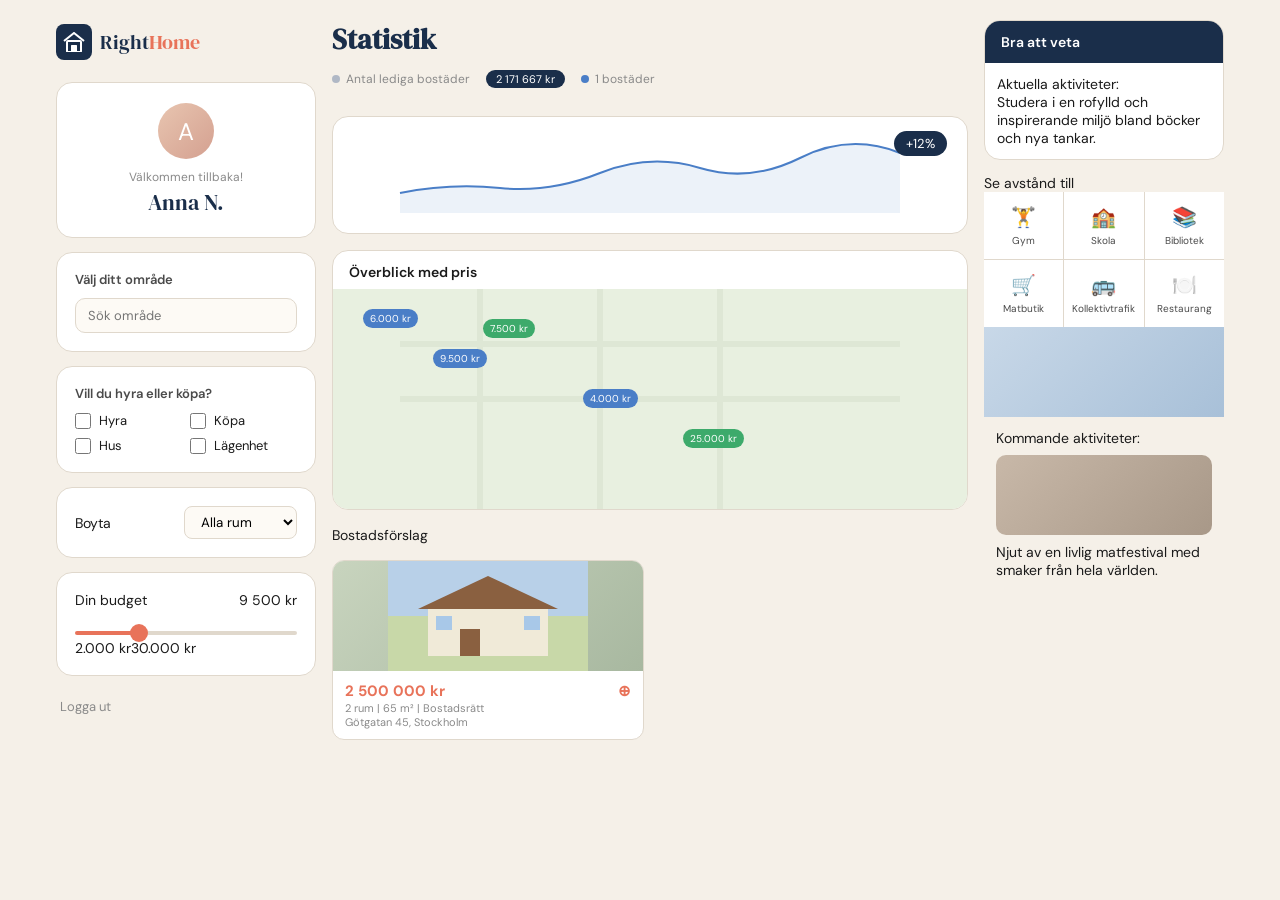
<file: index.html>
<!DOCTYPE html>
<html lang="sv">
<head>
<meta charset="UTF-8">
<meta name="viewport" content="width=device-width, initial-scale=1.0">
<title>RightHome</title>
<link href="https://fonts.googleapis.com/css2?family=DM+Serif+Display:ital@0;1&family=DM+Sans:ital,opsz,wght@0,9..40,300;0,9..40,400;0,9..40,500;0,9..40,600;1,9..40,300&display=swap" rel="stylesheet">
<style>
  :root {
    --cream: #F5F0E8;
    --warm-white: #FDFAF5;
    --coral: #E8735A;
    --blue-dark: #1A2E4A;
    --blue-accent: #4A7EC7;
    --green-dot: #3DAA6B;
    --gray-dot: #B0B8C5;
    --text-dark: #1A1A1A;
    --text-mid: #4A4A4A;
    --text-light: #8A8A8A;
    --border: #E0D8CC;
    --shadow: rgba(26,46,74,0.08);
    --card-bg: #FFFFFF;
  }

  * { box-sizing: border-box; margin: 0; padding: 0; }

  body {
    font-family: 'DM Sans', sans-serif;
    background: var(--cream);
    color: var(--text-dark);
    min-height: 100vh;
    font-size: 14px;
  }

  .app-wrapper {
    display: grid;
    grid-template-columns: 260px 1fr 240px;
    min-height: 100vh;
    max-width: 1200px;
    margin: 0 auto;
    padding: 20px 16px;
    gap: 16px;
  }

  .sidebar { display: flex; flex-direction: column; gap: 14px; }
  .main-content { display: flex; flex-direction: column; gap: 16px; min-width: 0; }
  .right-panel { display: flex; flex-direction: column; gap: 14px; }

  .logo {
    display: flex;
    align-items: center;
    gap: 8px;
    padding: 4px 0 8px;
  }

  .logo-icon-box {
    width: 36px;
    height: 36px;
    background: var(--blue-dark);
    border-radius: 8px;
    display: flex;
    align-items: center;
    justify-content: center;
  }

  .logo-text {
    font-family: 'DM Serif Display', serif;
    font-size: 20px;
    color: var(--blue-dark);
  }

  .logo-text span { color: var(--coral); }

  .profile-card {
    background: var(--card-bg);
    border-radius: 16px;
    padding: 20px;
    text-align: center;
    border: 1px solid var(--border);
  }

  .avatar {
    width: 56px;
    height: 56px;
    border-radius: 50%;
    background: linear-gradient(135deg, #E8C5B0, #D4A090);
    margin: 0 auto 10px;
    display: flex;
    align-items: center;
    justify-content: center;
    font-size: 24px;
    color: white;
    cursor: pointer;
  }

  .welcome-text { font-size: 12px; color: var(--text-light); margin-bottom: 2px; }
  .user-name { font-family: 'DM Serif Display', serif; font-size: 22px; color: var(--blue-dark); }

  .section-card {
    background: var(--card-bg);
    border-radius: 16px;
    padding: 18px;
    border: 1px solid var(--border);
  }

  .section-label { font-size: 13px; font-weight: 600; color: var(--text-mid); margin-bottom: 10px; }

  .search-box {
    display: flex;
    align-items: center;
    border: 1.5px solid var(--border);
    border-radius: 10px;
    padding: 8px 12px;
    gap: 8px;
    background: var(--warm-white);
  }

  .search-box input {
    border: none;
    background: none;
    outline: none;
    font-family: 'DM Sans', sans-serif;
    font-size: 13px;
    flex: 1;
  }

  .checkbox-grid {
    display: grid;
    grid-template-columns: 1fr 1fr;
    gap: 8px;
    margin-top: 4px;
  }

  .checkbox-item {
    display: flex;
    align-items: center;
    gap: 8px;
    font-size: 13px;
    cursor: pointer;
  }

  .checkbox-item input {
    width: 16px;
    height: 16px;
    cursor: pointer;
  }

  .rooms-row {
    display: flex;
    justify-content: space-between;
    align-items: center;
  }

  .rooms-select {
    border: 1.5px solid var(--border);
    border-radius: 8px;
    padding: 6px 28px 6px 12px;
    font-family: 'DM Sans', sans-serif;
    background: var(--warm-white);
    cursor: pointer;
  }

  .budget-header {
    display: flex;
    justify-content: space-between;
    margin-bottom: 12px;
  }

  input[type="range"] {
    width: 100%;
    -webkit-appearance: none;
    height: 4px;
    background: var(--border);
    border-radius: 2px;
  }

  input[type="range"]::-webkit-slider-thumb {
    -webkit-appearance: none;
    width: 18px;
    height: 18px;
    border-radius: 50%;
    background: var(--coral);
    cursor: pointer;
  }

  .logout-btn {
    display: flex;
    align-items: center;
    gap: 8px;
    font-size: 13px;
    color: var(--text-light);
    cursor: pointer;
    padding: 8px 4px;
    background: none;
    border: none;
    font-family: 'DM Sans', sans-serif;
  }

  .logout-btn:hover { color: var(--coral); }

  .stats-title {
    font-family: 'DM Serif Display', serif;
    font-size: 28px;
    color: var(--blue-dark);
  }

  .stats-legend {
    display: flex;
    gap: 16px;
    flex-wrap: wrap;
    margin: 12px 0;
  }

  .legend-item {
    display: flex;
    align-items: center;
    gap: 6px;
    font-size: 12px;
    color: var(--text-light);
  }

  .legend-dot { width: 8px; height: 8px; border-radius: 50%; }
  .legend-pill {
    background: var(--blue-dark);
    color: white;
    border-radius: 20px;
    padding: 2px 10px;
    font-size: 11px;
  }

  .chart-card {
    background: var(--card-bg);
    border-radius: 16px;
    padding: 16px;
    border: 1px solid var(--border);
    position: relative;
  }

  .chart-badge {
    position: absolute;
    top: 14px;
    right: 20px;
    background: var(--blue-dark);
    color: white;
    border-radius: 20px;
    padding: 4px 12px;
    font-size: 13px;
  }

  .map-card {
    background: var(--card-bg);
    border-radius: 16px;
    border: 1px solid var(--border);
    overflow: hidden;
  }

  .map-label { padding: 12px 16px 8px; font-weight: 600; }
  .map-area { position: relative; height: 220px; background: #E8F0E0; overflow: hidden; }

  .map-price-dot {
    position: absolute;
    background: var(--blue-accent);
    color: white;
    font-size: 10px;
    padding: 3px 7px;
    border-radius: 20px;
    cursor: pointer;
  }
  .map-price-dot.green { background: var(--green-dot); }

  .listings-grid {
    display: grid;
    grid-template-columns: 1fr 1fr;
    gap: 12px;
  }

  .property-card {
    background: var(--card-bg);
    border-radius: 12px;
    border: 1px solid var(--border);
    overflow: hidden;
    cursor: pointer;
  }

  .property-img {
    width: 100%;
    height: 110px;
    background: linear-gradient(135deg, #C8D4BE, #A8B8A0);
    display: flex;
    align-items: center;
    justify-content: center;
  }

  .property-info { padding: 10px 12px; }
  .property-price { font-size: 15px; font-weight: 700; color: var(--coral); display: flex; justify-content: space-between; }
  .property-meta { font-size: 11px; color: var(--text-light); }
  .property-addr { font-size: 11px; color: var(--text-light); }
  .heart-icon { cursor: pointer; }

  .info-card {
    background: var(--card-bg);
    border-radius: 16px;
    border: 1px solid var(--border);
    overflow: hidden;
  }

  .info-card-header {
    background: var(--blue-dark);
    color: white;
    padding: 12px 16px;
    font-weight: 600;
  }

  .info-card-body { padding: 12px; }

  .avstand-grid {
    display: grid;
    grid-template-columns: repeat(3, 1fr);
    gap: 1px;
    background: var(--border);
  }

  .avstand-item {
    background: var(--card-bg);
    padding: 12px 8px;
    text-align: center;
    cursor: pointer;
  }

  .avstand-item:hover { background: var(--cream); }
  .avstand-icon { font-size: 20px; display: block; margin-bottom: 4px; }
  .avstand-name { font-size: 10px; color: var(--text-mid); }

  .mini-map { width: 100%; height: 90px; background: linear-gradient(135deg, #C8D8E8, #A8C0D8); }
  .kommande-img { width: 100%; height: 80px; background: linear-gradient(135deg, #C8B8A8, #A89888); margin-top: 8px; border-radius: 10px; }
</style>
</head>
<body>

<div class="app-wrapper">

  <aside class="sidebar">
    <div class="logo">
      <div class="logo-icon-box">
        <svg width="22" height="20" viewBox="0 0 22 20" fill="none">
          <path d="M1 9L11 1L21 9" stroke="white" stroke-width="2"/>
          <rect x="4" y="9" width="14" height="11" rx="1" stroke="white" stroke-width="2"/>
          <rect x="8" y="13" width="6" height="7" rx="0.5" fill="white"/>
        </svg>
      </div>
      <span class="logo-text">Right<span>Home</span></span>
    </div>

    <div class="profile-card">
      <div class="avatar" id="avatar">A</div>
      <div class="welcome-text">Välkommen tillbaka!</div>
      <div class="user-name" id="userName">Anna N.</div>
    </div>

    <div class="section-card">
      <div class="section-label">Välj ditt område</div>
      <div class="search-box">
        <input type="text" id="searchInput" placeholder="Sök område" />
      </div>
    </div>

    <div class="section-card">
      <div class="section-label">Vill du hyra eller köpa?</div>
      <div class="checkbox-grid">
        <label class="checkbox-item"><input type="checkbox" id="hyraCheck"> Hyra</label>
        <label class="checkbox-item"><input type="checkbox" id="kopaCheck"> Köpa</label>
        <label class="checkbox-item"><input type="checkbox" id="husCheck"> Hus</label>
        <label class="checkbox-item"><input type="checkbox" id="lagenhetCheck"> Lägenhet</label>
      </div>
    </div>

    <div class="section-card">
      <div class="rooms-row">
        <span class="rooms-label">Boyta</span>
        <select class="rooms-select" id="roomsSelect">
          <option value="0">Alla rum</option>
          <option value="1">1+ rum</option>
          <option value="2">2+ rum</option>
          <option value="3">3+ rum</option>
        </select>
      </div>
    </div>

    <div class="section-card">
      <div class="budget-header">
        <span class="budget-label">Din budget</span>
        <span class="budget-value" id="budgetValue">9.500 kr</span>
      </div>
      <input type="range" min="2000" max="30000" value="9500" id="budgetSlider">
      <div class="budget-range"><span>2.000 kr</span><span>30.000 kr</span></div>
    </div>

    <button class="logout-btn" id="logoutBtn">Logga ut</button>
  </aside>

  <main class="main-content">
    <div>
      <h1 class="stats-title">Statistik</h1>
      <div class="stats-legend">
        <div class="legend-item"><div class="legend-dot" style="background:#B0B8C5"></div> Antal lediga bostäder</div>
        <div class="legend-item"><span class="legend-pill" id="avgPricePill">Genomsnittspris</span></div>
        <div class="legend-item" id="bostaderCount"><div class="legend-dot" style="background:#4A7EC7"></div> 6 bostäder</div>
      </div>
    </div>

    <div class="chart-card">
      <div class="chart-badge" id="chartBadge">+12%</div>
      <svg width="100%" height="80" viewBox="0 0 500 80">
        <path d="M0,60 Q50,50 100,55 T200,40 T300,35 T400,25 T500,20" fill="none" stroke="#4A7EC7" stroke-width="2"/>
        <path d="M0,60 Q50,50 100,55 T200,40 T300,35 T400,25 T500,20 L500,80 L0,80Z" fill="#4A7EC7" fill-opacity="0.1"/>
      </svg>
    </div>

    <div class="map-card">
      <div class="map-label">Överblick med pris</div>
      <div class="map-area">
        <svg style="position:absolute;width:100%;height:100%;opacity:0.3" viewBox="0 0 500 220">
          <line x1="0" y1="55" x2="500" y2="55" stroke="#C8D4BE" stroke-width="6"/>
          <line x1="0" y1="110" x2="500" y2="110" stroke="#C8D4BE" stroke-width="6"/>
          <line x1="80" y1="0" x2="80" y2="220" stroke="#C8D4BE" stroke-width="6"/>
          <line x1="200" y1="0" x2="200" y2="220" stroke="#C8D4BE" stroke-width="6"/>
          <line x1="320" y1="0" x2="320" y2="220" stroke="#C8D4BE" stroke-width="6"/>
        </svg>
        <div class="map-price-dot" style="top:20px;left:30px">6.000 kr</div>
        <div class="map-price-dot green" style="top:30px;left:150px">7.500 kr</div>
        <div class="map-price-dot" style="top:60px;left:100px">9.500 kr</div>
        <div class="map-price-dot" style="top:100px;left:250px">4.000 kr</div>
        <div class="map-price-dot green" style="top:140px;left:350px">25.000 kr</div>
      </div>
    </div>

    <div class="listings-label">Bostadsförslag</div>
    <div class="listings-grid" id="listingsGrid"></div>
  </main>

  <aside class="right-panel">
    <div class="info-card">
      <div class="info-card-header">Bra att veta</div>
      <div class="info-card-body">
        <div class="aktivitet-label">Aktuella aktiviteter:</div>
        <div class="aktivitet-text">Studera i en rofylld och inspirerande miljö bland böcker och nya tankar.</div>
      </div>
    </div>

    <div class="avstand-card">
      <div class="avstand-header">Se avstånd till</div>
      <div class="avstand-grid">
        <div class="avstand-item" data-place="Gym"><span class="avstand-icon">🏋️</span><div class="avstand-name">Gym</div></div>
        <div class="avstand-item" data-place="Skola"><span class="avstand-icon">🏫</span><div class="avstand-name">Skola</div></div>
        <div class="avstand-item" data-place="Bibliotek"><span class="avstand-icon">📚</span><div class="avstand-name">Bibliotek</div></div>
        <div class="avstand-item" data-place="Matbutik"><span class="avstand-icon">🛒</span><div class="avstand-name">Matbutik</div></div>
        <div class="avstand-item" data-place="Kollektivtrafik"><span class="avstand-icon">🚌</span><div class="avstand-name">Kollektivtrafik</div></div>
        <div class="avstand-item" data-place="Restaurang"><span class="avstand-icon">🍽️</span><div class="avstand-name">Restaurang</div></div>
      </div>
      <div class="mini-map"></div>
      <div style="padding:12px">
        <div class="aktivitet-label">Kommande aktiviteter:</div>
        <div class="kommande-img"></div>
        <div class="aktivitet-text" style="margin-top:8px">Njut av en livlig matfestival med smaker från hela världen.</div>
      </div>
    </div>
  </aside>

</div>

<script>
  // BOSTÄDER DATA
  const properties = [
    { price: 2500000, rooms: 2, area: 65, type: 'apartment', address: 'Götgatan 45, Stockholm', forSale: true, forRent: false },
    { price: 3500000, rooms: 3, area: 85, type: 'apartment', address: 'Karlavägen 12, Stockholm', forSale: true, forRent: false },
    { price: 12000, rooms: 1, area: 45, type: 'apartment', address: 'Odengatan 8, Stockholm', forSale: false, forRent: true },
    { price: 18000, rooms: 2, area: 55, type: 'apartment', address: 'Fleminggatan 22, Stockholm', forSale: false, forRent: true },
    { price: 4200000, rooms: 4, area: 95, type: 'house', address: 'Vendevägen 7, Djursholm', forSale: true, forRent: false },
    { price: 2800000, rooms: 3, area: 78, type: 'apartment', address: 'Sankt Eriksgatan 55, Stockholm', forSale: true, forRent: false }
  ];

  let currentBudget = 9500;
  let currentSearch = '';
  let currentRooms = 0;
  let filters = { hyra: false, kopa: false, hus: false, lagenhet: false };

  function updateBudget(val) {
    currentBudget = parseInt(val);
    document.querySelector('.budget-value').textContent = currentBudget.toLocaleString('sv-SE') + ' kr';
    const slider = document.getElementById('budgetSlider');
    const pct = ((currentBudget - 2000) / 28000) * 100;
    slider.style.background = `linear-gradient(to right, #E8735A ${pct}%, #E0D8CC ${pct}%)`;
    filterProperties();
  }

  function filterProperties() {
    let filtered = properties.filter(p => {
      if (filters.hyra && !p.forRent) return false;
      if (filters.kopa && !p.forSale) return false;
      if (filters.hus && p.type !== 'house') return false;
      if (filters.lagenhet && p.type !== 'apartment') return false;
      if (currentRooms > 0 && p.rooms < currentRooms) return false;
      if (currentSearch && !p.address.toLowerCase().includes(currentSearch.toLowerCase())) return false;
      
      let monthlyCost = p.forRent ? p.price : p.price * 0.0035;
      if (monthlyCost > currentBudget) return false;
      
      return true;
    });
    
    updateListings(filtered);
    updateBostaderCount(filtered.length);
  }

  function updateListings(filtered) {
    const grid = document.getElementById('listingsGrid');
    if (filtered.length === 0) {
      grid.innerHTML = '<div style="grid-column:span 2;text-align:center;padding:40px;">Inga bostäder matchar</div>';
      return;
    }
    
    grid.innerHTML = filtered.map(prop => `
      <div class="property-card">
        <div class="property-img">
          <svg width="100%" height="110" viewBox="0 0 200 110">
            <rect width="200" height="110" fill="#C8D8A8"/>
            <rect x="0" y="0" width="200" height="55" fill="#B8D0E8"/>
            <rect x="40" y="45" width="120" height="50" fill="#F0EAD8"/>
            <polygon points="30,48 100,15 170,48" fill="#8A6040"/>
            <rect x="72" y="68" width="20" height="27" fill="#8A6040"/>
            <rect x="48" y="55" width="16" height="14" fill="#A8C8E8"/>
            <rect x="136" y="55" width="16" height="14" fill="#A8C8E8"/>
          </svg>
        </div>
        <div class="property-info">
          <div class="property-price">${prop.price.toLocaleString('sv-SE')} kr <span class="heart-icon">⊕</span></div>
          <div class="property-meta">${prop.rooms} rum | ${prop.area} m² | ${prop.forRent ? 'Hyresrätt' : 'Bostadsrätt'}</div>
          <div class="property-addr">${prop.address}</div>
        </div>
      </div>
    `).join('');
    
    attachHeartListeners();
  }

  function updateBostaderCount(count) {
    document.getElementById('bostaderCount').innerHTML = `<div class="legend-dot" style="background:#4A7EC7"></div> ${count} bostäder`;
    const avgPrice = properties.reduce((s,p) => s + p.price, 0) / properties.length;
    document.getElementById('avgPricePill').textContent = Math.round(avgPrice).toLocaleString('sv-SE') + ' kr';
  }

  function attachHeartListeners() {
    document.querySelectorAll('.heart-icon').forEach(heart => {
      heart.onclick = (e) => {
        e.stopPropagation();
        heart.textContent = heart.textContent === '⊕' ? '❤️' : '⊕';
        heart.style.color = heart.textContent === '❤️' ? '#E8735A' : '';
      };
    });
  }

  function setupEvents() {
    document.getElementById('budgetSlider').oninput = (e) => updateBudget(e.target.value);
    document.getElementById('searchInput').oninput = (e) => { currentSearch = e.target.value; filterProperties(); };
    document.getElementById('roomsSelect').onchange = (e) => { currentRooms = parseInt(e.target.value); filterProperties(); };
    document.getElementById('hyraCheck').onchange = (e) => { filters.hyra = e.target.checked; filterProperties(); };
    document.getElementById('kopaCheck').onchange = (e) => { filters.kopa = e.target.checked; filterProperties(); };
    document.getElementById('husCheck').onchange = (e) => { filters.hus = e.target.checked; filterProperties(); };
    document.getElementById('lagenhetCheck').onchange = (e) => { filters.lagenhet = e.target.checked; filterProperties(); };
    
    document.getElementById('avatar').onclick = () => {
      let newName = prompt('Ange ditt namn:', document.getElementById('userName').textContent);
      if (newName) document.getElementById('userName').textContent = newName;
    };
    
    document.getElementById('logoutBtn').onclick = () => {
      if (confirm('Logga ut?')) alert('Du är utloggad');
    };
    
    document.querySelectorAll('.avstand-item').forEach(item => {
      item.onclick = () => alert(`Avstånd till ${item.dataset.place}: 5 min promenad`);
    });
    
    document.querySelectorAll('.map-price-dot').forEach(dot => {
      dot.onclick = () => alert(`Bostäder i området: ${dot.textContent}`);
    });
  }

  document.addEventListener('DOMContentLoaded', () => {
    setupEvents();
    updateBudget(9500);
    filterProperties();
  });
</script>

</body>
</html>
</file>
